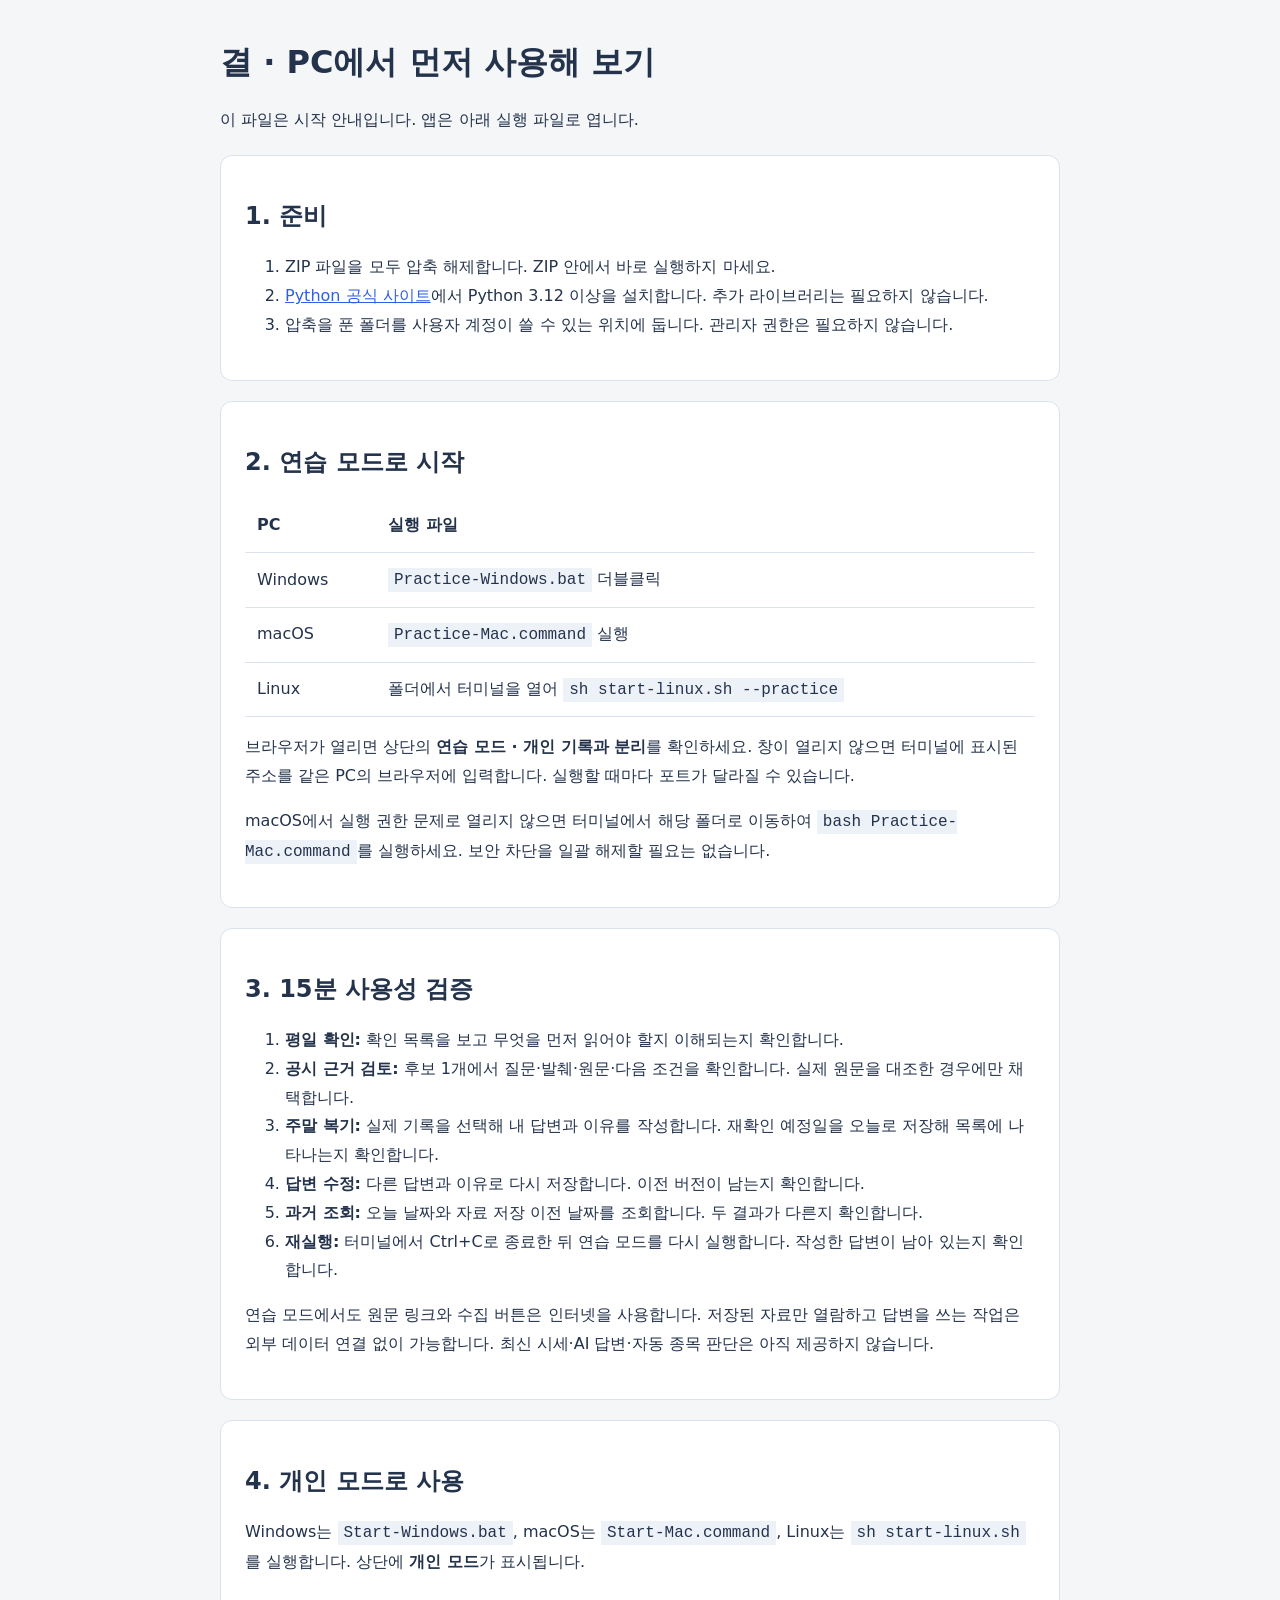
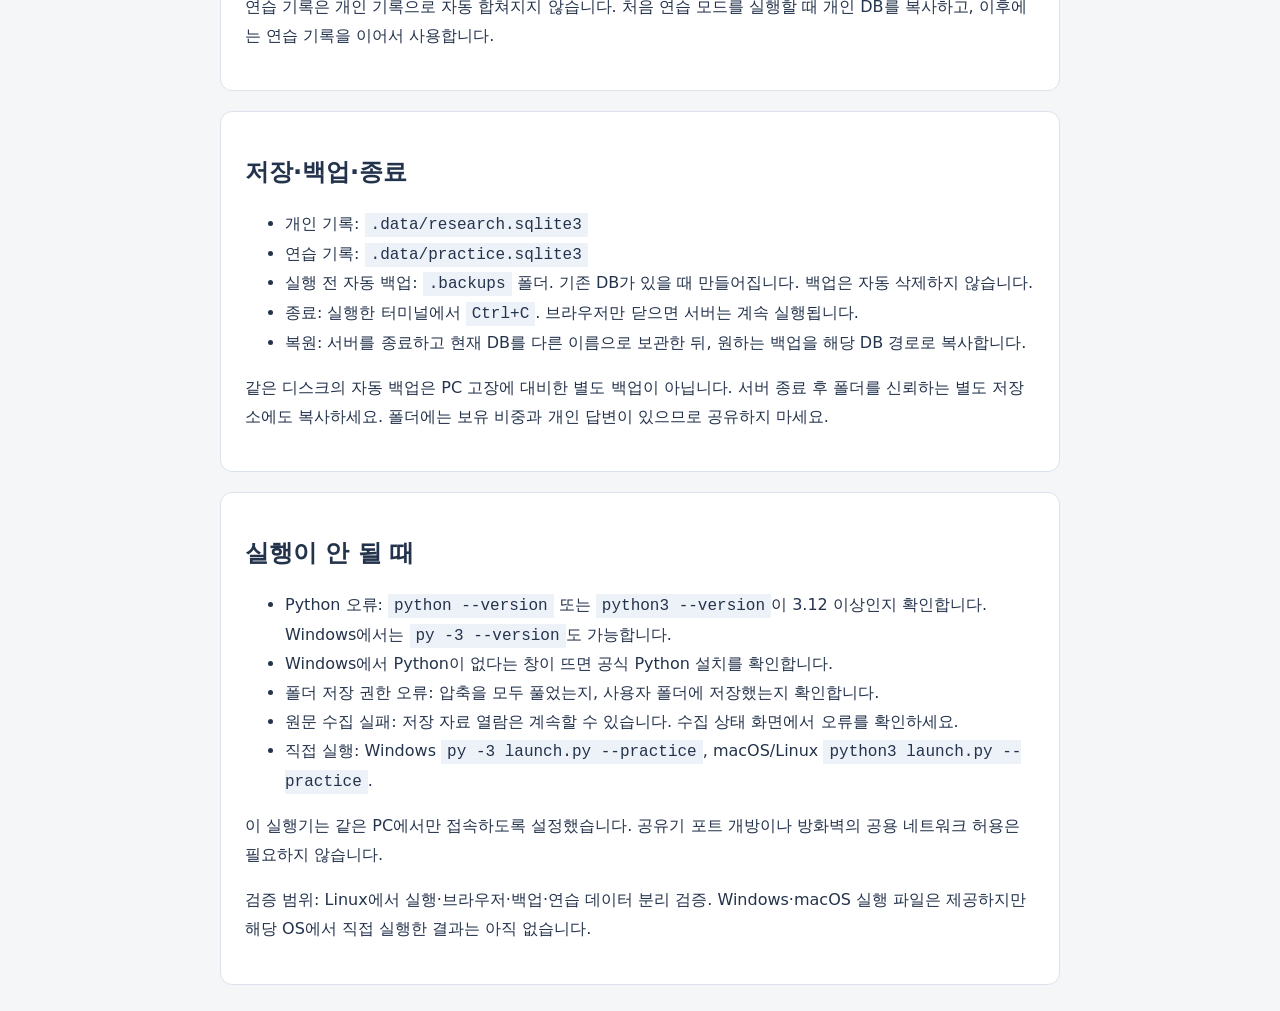
<file: PC-시작안내.html>
<!doctype html><html lang="ko"><meta charset="utf-8"><meta name="viewport" content="width=device-width,initial-scale=1"><title>결 · PC 사용성 검증 안내</title><style>body{max-width:840px;margin:40px auto;padding:0 24px;font:16px/1.8 system-ui;color:#24334c;background:#f5f6f8}section{background:white;border:1px solid #dce2ec;border-radius:12px;padding:24px;margin:20px 0}h1,h2{line-height:1.4}code{background:#edf1f8;padding:3px 6px;overflow-wrap:anywhere}table{border-collapse:collapse;width:100%}td,th{border-bottom:1px solid #dce2ec;padding:12px;text-align:left}a{color:#305ee8}</style>
<h1>결 · PC에서 먼저 사용해 보기</h1><p>이 파일은 시작 안내입니다. 앱은 아래 실행 파일로 엽니다.</p>
<section><h2>1. 준비</h2><ol><li>ZIP 파일을 모두 압축 해제합니다. ZIP 안에서 바로 실행하지 마세요.</li><li><a href="https://www.python.org/downloads/">Python 공식 사이트</a>에서 Python 3.12 이상을 설치합니다. 추가 라이브러리는 필요하지 않습니다.</li><li>압축을 푼 폴더를 사용자 계정이 쓸 수 있는 위치에 둡니다. 관리자 권한은 필요하지 않습니다.</li></ol></section>
<section><h2>2. 연습 모드로 시작</h2><table><tr><th>PC</th><th>실행 파일</th></tr><tr><td>Windows</td><td><code>Practice-Windows.bat</code> 더블클릭</td></tr><tr><td>macOS</td><td><code>Practice-Mac.command</code> 실행</td></tr><tr><td>Linux</td><td>폴더에서 터미널을 열어 <code>sh start-linux.sh --practice</code></td></tr></table><p>브라우저가 열리면 상단의 <b>연습 모드 · 개인 기록과 분리</b>를 확인하세요. 창이 열리지 않으면 터미널에 표시된 주소를 같은 PC의 브라우저에 입력합니다. 실행할 때마다 포트가 달라질 수 있습니다.</p><p>macOS에서 실행 권한 문제로 열리지 않으면 터미널에서 해당 폴더로 이동하여 <code>bash Practice-Mac.command</code>를 실행하세요. 보안 차단을 일괄 해제할 필요는 없습니다.</p></section>
<section><h2>3. 15분 사용성 검증</h2><ol><li><b>평일 확인:</b> 확인 목록을 보고 무엇을 먼저 읽어야 할지 이해되는지 확인합니다.</li><li><b>공시 근거 검토:</b> 후보 1개에서 질문·발췌·원문·다음 조건을 확인합니다. 실제 원문을 대조한 경우에만 채택합니다.</li><li><b>주말 복기:</b> 실제 기록을 선택해 내 답변과 이유를 작성합니다. 재확인 예정일을 오늘로 저장해 목록에 나타나는지 확인합니다.</li><li><b>답변 수정:</b> 다른 답변과 이유로 다시 저장합니다. 이전 버전이 남는지 확인합니다.</li><li><b>과거 조회:</b> 오늘 날짜와 자료 저장 이전 날짜를 조회합니다. 두 결과가 다른지 확인합니다.</li><li><b>재실행:</b> 터미널에서 Ctrl+C로 종료한 뒤 연습 모드를 다시 실행합니다. 작성한 답변이 남아 있는지 확인합니다.</li></ol><p>연습 모드에서도 원문 링크와 수집 버튼은 인터넷을 사용합니다. 저장된 자료만 열람하고 답변을 쓰는 작업은 외부 데이터 연결 없이 가능합니다. 최신 시세·AI 답변·자동 종목 판단은 아직 제공하지 않습니다.</p></section>
<section><h2>4. 개인 모드로 사용</h2><p>Windows는 <code>Start-Windows.bat</code>, macOS는 <code>Start-Mac.command</code>, Linux는 <code>sh start-linux.sh</code>를 실행합니다. 상단에 <b>개인 모드</b>가 표시됩니다.</p><p>연습 기록은 개인 기록으로 자동 합쳐지지 않습니다. 처음 연습 모드를 실행할 때 개인 DB를 복사하고, 이후에는 연습 기록을 이어서 사용합니다.</p></section>
<section><h2>저장·백업·종료</h2><ul><li>개인 기록: <code>.data/research.sqlite3</code></li><li>연습 기록: <code>.data/practice.sqlite3</code></li><li>실행 전 자동 백업: <code>.backups</code> 폴더. 기존 DB가 있을 때 만들어집니다. 백업은 자동 삭제하지 않습니다.</li><li>종료: 실행한 터미널에서 <code>Ctrl+C</code>. 브라우저만 닫으면 서버는 계속 실행됩니다.</li><li>복원: 서버를 종료하고 현재 DB를 다른 이름으로 보관한 뒤, 원하는 백업을 해당 DB 경로로 복사합니다.</li></ul><p>같은 디스크의 자동 백업은 PC 고장에 대비한 별도 백업이 아닙니다. 서버 종료 후 폴더를 신뢰하는 별도 저장소에도 복사하세요. 폴더에는 보유 비중과 개인 답변이 있으므로 공유하지 마세요.</p></section>
<section><h2>실행이 안 될 때</h2><ul><li>Python 오류: <code>python --version</code> 또는 <code>python3 --version</code>이 3.12 이상인지 확인합니다. Windows에서는 <code>py -3 --version</code>도 가능합니다.</li><li>Windows에서 Python이 없다는 창이 뜨면 공식 Python 설치를 확인합니다.</li><li>폴더 저장 권한 오류: 압축을 모두 풀었는지, 사용자 폴더에 저장했는지 확인합니다.</li><li>원문 수집 실패: 저장 자료 열람은 계속할 수 있습니다. 수집 상태 화면에서 오류를 확인하세요.</li><li>직접 실행: Windows <code>py -3 launch.py --practice</code>, macOS/Linux <code>python3 launch.py --practice</code>.</li></ul><p>이 실행기는 같은 PC에서만 접속하도록 설정했습니다. 공유기 포트 개방이나 방화벽의 공용 네트워크 허용은 필요하지 않습니다.</p><p>검증 범위: Linux에서 실행·브라우저·백업·연습 데이터 분리 검증. Windows·macOS 실행 파일은 제공하지만 해당 OS에서 직접 실행한 결과는 아직 없습니다.</p></section></html>
</file>
